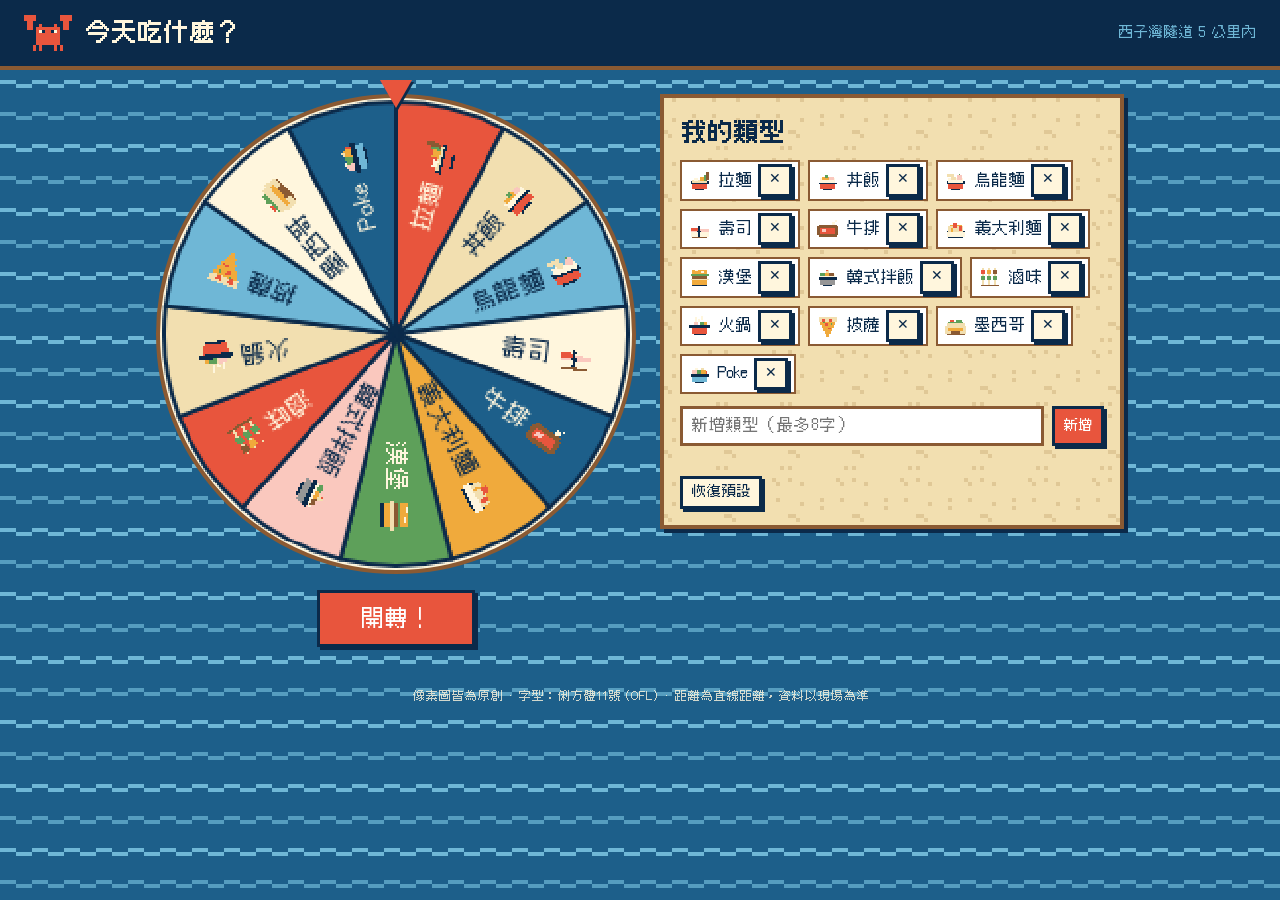
<file: index.html>
<!DOCTYPE html>
<html lang="zh-Hant">
<head>
<meta charset="utf-8">
<meta name="viewport" content="width=device-width, initial-scale=1">
<title>今天吃什麼？美食轉盤</title>
<link rel="icon" href="./assets/crab.png">
<link rel="stylesheet" href="./css/base.css">
<link rel="stylesheet" href="./css/components.css">
</head>
<body>
<header class="top"><img src="./assets/crab.png" alt="" class="crab"><h1>今天吃什麼？</h1><span class="sub">西子灣隧道 5 公里內</span></header>
<main id="app"></main>
<footer class="foot">像素圖皆為原創 · 字型：俐方體11號 (OFL) · 距離為直線距離，資料以現場為準</footer>
<div id="dialog" class="dialog" hidden><div class="dialog-box" role="dialog" aria-modal="true"></div></div>
<script src="./js/config.js"></script>
<script src="./data/default-types.js"></script>
<script src="./data/restaurants.js"></script>
<script src="./js/geo.js"></script>
<script src="./js/types.js"></script>
<script src="./js/wheel.js"></script>
<script src="./js/listing.js"></script>
<script src="./js/main.js"></script>
</body>
</html>
</file>
<file: css/base.css>
@font-face{font-family:"Pixel";src:url("../fonts/Cubic_11.woff2") format("woff2");font-display:swap}
:root{--navy:#0b2a4a;--sea:#1d5f8a;--foam:#6fb7d6;--card:#fff6dd;--border:#8a5a33;--coral:#e8553d;--sand:#f2dfb0}
*{box-sizing:border-box}
html,body{margin:0}
body{font-family:"Pixel","Noto Sans TC","Microsoft JhengHei",sans-serif;color:var(--navy);background:var(--sea) url("../assets/wave.png") repeat;font-size:16px;line-height:1.6;min-height:100vh}
.top{display:flex;align-items:center;gap:12px;padding:12px 24px;background:var(--navy);color:var(--card);border-bottom:4px solid var(--border)}
.top h1{margin:0;font-size:24px}.top .sub{margin-left:auto;font-size:14px;color:var(--foam)}
.crab{width:48px;height:42px;image-rendering:pixelated}
#app{max-width:1000px;margin:24px auto;padding:0 16px}
.foot{text-align:center;color:var(--card);font-size:12px;padding:16px;opacity:.8}
img.px,canvas.px{image-rendering:pixelated}
</file>
<file: css/components.css>
.panel{background:var(--card) url("../assets/sand.png");border:4px solid var(--border);box-shadow:4px 4px 0 var(--navy);padding:16px}
.btn{font:inherit;cursor:pointer;background:var(--coral);color:#fff;border:3px solid var(--navy);box-shadow:3px 3px 0 var(--navy);padding:6px 16px;text-decoration:none;display:inline-block}
.btn:hover{transform:translate(-1px,-1px)}.btn:active{transform:translate(2px,2px);box-shadow:1px 1px 0 var(--navy)}
.btn.alt{background:var(--card);color:var(--navy)}.btn.small{padding:2px 8px;font-size:14px}
.btn[disabled]{opacity:.5;cursor:not-allowed}
.home{display:grid;grid-template-columns:auto 1fr;gap:24px;align-items:start}
.wheel-wrap{position:relative;width:480px;height:480px}
.wheel-wrap canvas{width:480px;height:480px;transition:transform 4s cubic-bezier(.12,.6,.1,1);border:4px solid var(--border);border-radius:50%;background:var(--card)}
.pointer{position:absolute;left:50%;top:-14px;transform:translateX(-50%);width:0;height:0;border:16px solid transparent;border-top:28px solid var(--coral);z-index:2;filter:drop-shadow(2px 2px 0 var(--navy))}
.spin-row{text-align:center;margin-top:16px}.spin-row .btn{font-size:22px;padding:8px 40px}
.types h2,.list-head h2{margin:0 0 8px}
.type-list{list-style:none;padding:0;margin:0 0 12px;display:flex;flex-wrap:wrap;gap:8px}
.type-list li{display:flex;align-items:center;gap:6px;background:#fff;border:2px solid var(--border);padding:2px 6px}
.type-list img{width:24px;height:24px}
.add-row{display:flex;gap:8px;margin-bottom:8px}.add-row input{font:inherit;padding:4px 8px;border:3px solid var(--border);flex:1;min-width:0}
.msg{color:var(--coral);min-height:1.6em;font-size:14px}
.list-head{display:flex;flex-wrap:wrap;align-items:center;gap:12px;margin-bottom:16px;color:var(--card)}
.list-head h2{color:var(--card)}.list-head .grow{flex:1}
.cards{display:grid;grid-template-columns:repeat(auto-fill,minmax(300px,1fr));gap:16px}
.card.hl{outline:4px solid var(--coral)}
.card h3{margin:0 0 4px}.card .rank{color:var(--coral)}
.card dl{margin:8px 0;display:grid;grid-template-columns:auto 1fr;gap:2px 10px}.card dt{color:var(--border)}.card dd{margin:0}
.card .addr{font-size:13px;opacity:.8}.card .warn{font-size:12px;color:var(--border)}
.card .acts{display:flex;gap:8px;flex-wrap:wrap;margin-top:8px}
.empty{color:var(--navy);text-align:center;padding:24px}
.dialog{position:fixed;inset:0;background:rgba(11,42,74,.7);display:flex;align-items:center;justify-content:center;z-index:10}
.dialog[hidden]{display:none}
.dialog-box{background:var(--card);border:4px solid var(--border);box-shadow:6px 6px 0 var(--navy);padding:24px 32px;text-align:center;max-width:90vw}
.dialog-box img{width:96px;height:96px}.dialog-box h2{font-size:32px;margin:8px 0}.dialog-box .btns{display:flex;gap:12px;justify-content:center;margin-top:12px}
@media (max-width:900px){.home{grid-template-columns:1fr}.wheel-wrap,.wheel-wrap canvas{width:min(480px,90vw);height:min(480px,90vw)}}
@media (prefers-reduced-motion:reduce){.wheel-wrap canvas{transition-duration:.5s}}
</file>
